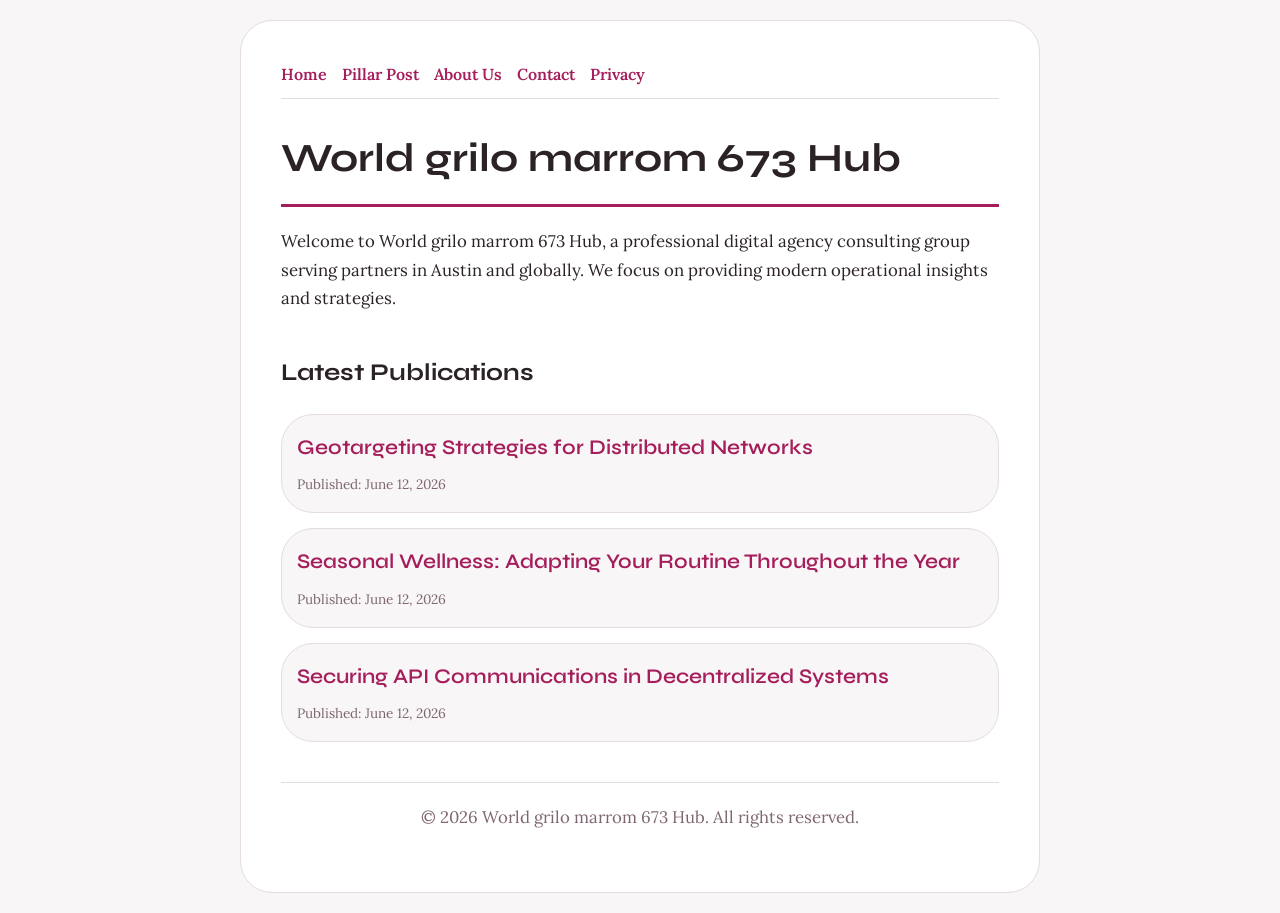
<file: index.html>
<!DOCTYPE html>
<html lang="en">
<head>
    <meta charset="UTF-8">
    <meta name="viewport" content="width=device-width, initial-scale=1.0">
    <title>World grilo marrom 673 Hub | Digital Agency - Austin</title>
    <meta name="description" content="Welcome to World grilo marrom 673 Hub, a professional digital agency consulting group serving partners in Austin and globally. We focus on providing modern operational insights and strategies.">
    <meta name="geo.region" content="US-TX" />
    <meta name="geo.placename" content="Austin" />
    <meta name="geo.position" content="30.2672;-97.7431" />
    <meta name="ICBM" content="30.2672, -97.7431" />
    <link rel="stylesheet" href="style.css">
    <script type="application/ld+json">
{
  "@context": "https://schema.org",
  "@type": "LocalBusiness",
  "name": "World grilo marrom 673 Hub",
  "url": "https://world-grilo-marrom-673.github.io",
  "telephone": "+1-512-555-0188",
  "address": {
    "@type": "PostalAddress",
    "addressLocality": "Austin",
    "addressRegion": "TX",
    "postalCode": "78701",
    "addressCountry": "US"
  },
  "geo": {
    "@type": "GeoCoordinates",
    "latitude": 30.2672,
    "longitude": -97.7431
  }
}
</script>
</head>
<body>
    
        <div class="container" style="max-width: 800px;">
            <nav style="display: flex; gap: 15px; margin-bottom: 25px; border-bottom: 1px solid var(--border-color); padding-bottom: 10px; overflow-x: auto; flex-wrap: wrap;">
            <a href="index.html">Home</a>
            <a href="geotargeting-strategies-for-distributed-networks.html">Pillar Post</a>
            <a href="about.html">About Us</a>
            <a href="contact.html">Contact</a>
            <a href="privacy.html">Privacy</a>
        </nav>
            <h1>World grilo marrom 673 Hub</h1>
            <p>Welcome to World grilo marrom 673 Hub, a professional digital agency consulting group serving partners in Austin and globally. We focus on providing modern operational insights and strategies.</p>
            <h2 style="margin-top: 40px;">Latest Publications</h2>
            <ul style="list-style-type: none; padding-left: 0;">
                <li style="background: var(--bg-color); padding: 15px; border-radius: var(--border-radius); border: 1px solid var(--border-color); margin-bottom: 15px;">
                <h3 style="margin-bottom: 5px; font-size: 1.3rem;"><a href="geotargeting-strategies-for-distributed-networks.html">Geotargeting Strategies for Distributed Networks</a></h3>
                <span style="font-size:0.85rem; color: var(--muted-text)">Published: June 12, 2026</span>
            </li>
<li style="background: var(--bg-color); padding: 15px; border-radius: var(--border-radius); border: 1px solid var(--border-color); margin-bottom: 15px;">
                <h3 style="margin-bottom: 5px; font-size: 1.3rem;"><a href="seasonal-wellness-adapting-your-routine-throughout-the-year.html">Seasonal Wellness: Adapting Your Routine Throughout the Year</a></h3>
                <span style="font-size:0.85rem; color: var(--muted-text)">Published: June 12, 2026</span>
            </li>
<li style="background: var(--bg-color); padding: 15px; border-radius: var(--border-radius); border: 1px solid var(--border-color); margin-bottom: 15px;">
                <h3 style="margin-bottom: 5px; font-size: 1.3rem;"><a href="securing-api-communications-in-decentralized-systems.html">Securing API Communications in Decentralized Systems</a></h3>
                <span style="font-size:0.85rem; color: var(--muted-text)">Published: June 12, 2026</span>
            </li>

            </ul>
            <footer>
                <p>&copy; 2026 World grilo marrom 673 Hub. All rights reserved.</p>
            </footer>
        </div>
        
</body>
</html>
</file>
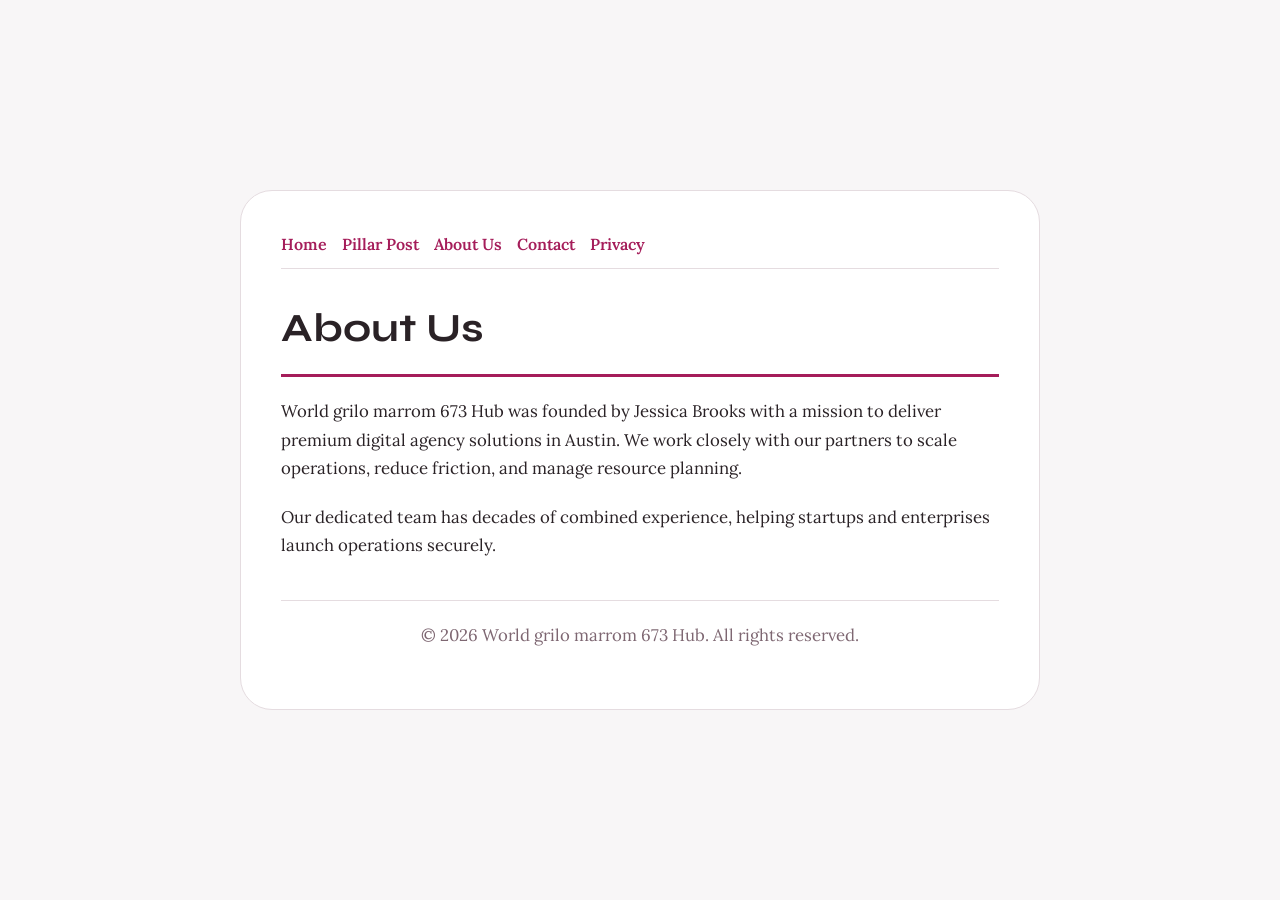
<file: about.html>
<!DOCTYPE html>
<html lang="en">
<head>
    <meta charset="UTF-8">
    <meta name="viewport" content="width=device-width, initial-scale=1.0">
    <title>About Us | World grilo marrom 673 Hub</title>
    <meta name="description" content="World grilo marrom 673 Hub was founded by Jessica Brooks with a mission to deliver premium digital agency solutions in Austin. We work closely with our partners to scale operations, reduce friction, and manage resource planning.">
    <meta name="geo.region" content="US-TX" />
    <meta name="geo.placename" content="Austin" />
    <meta name="geo.position" content="30.2672;-97.7431" />
    <meta name="ICBM" content="30.2672, -97.7431" />
    <link rel="stylesheet" href="style.css">
</head>
<body>
    
        <div class="container" style="max-width: 800px;">
            <nav style="display: flex; gap: 15px; margin-bottom: 25px; border-bottom: 1px solid var(--border-color); padding-bottom: 10px; overflow-x: auto; flex-wrap: wrap;">
            <a href="index.html">Home</a>
            <a href="geotargeting-strategies-for-distributed-networks.html">Pillar Post</a>
            <a href="about.html">About Us</a>
            <a href="contact.html">Contact</a>
            <a href="privacy.html">Privacy</a>
        </nav>
            <h1>About Us</h1>
            <p>World grilo marrom 673 Hub was founded by Jessica Brooks with a mission to deliver premium digital agency solutions in Austin. We work closely with our partners to scale operations, reduce friction, and manage resource planning.</p>
            <p>Our dedicated team has decades of combined experience, helping startups and enterprises launch operations securely.</p>
            <footer>
                <p>&copy; 2026 World grilo marrom 673 Hub. All rights reserved.</p>
            </footer>
        </div>
        
</body>
</html>
</file>
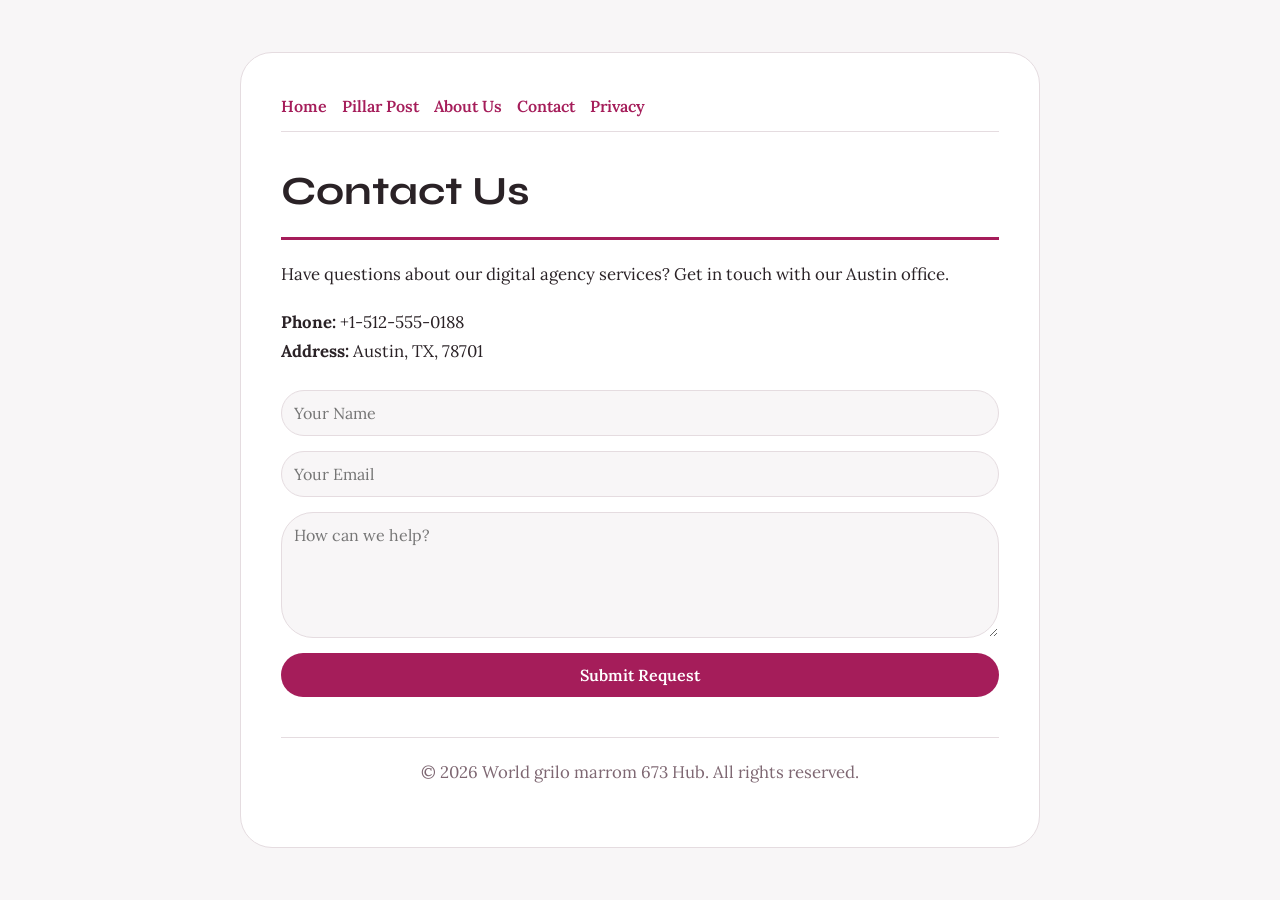
<file: contact.html>
<!DOCTYPE html>
<html lang="en">
<head>
    <meta charset="UTF-8">
    <meta name="viewport" content="width=device-width, initial-scale=1.0">
    <title>Contact Us | World grilo marrom 673 Hub</title>
    <meta name="description" content="Have questions about our digital agency services? Get in touch with our Austin office.">
    <meta name="geo.region" content="US-TX" />
    <meta name="geo.placename" content="Austin" />
    <meta name="geo.position" content="30.2672;-97.7431" />
    <meta name="ICBM" content="30.2672, -97.7431" />
    <link rel="stylesheet" href="style.css">
</head>
<body>
    
        <div class="container" style="max-width: 800px;">
            <nav style="display: flex; gap: 15px; margin-bottom: 25px; border-bottom: 1px solid var(--border-color); padding-bottom: 10px; overflow-x: auto; flex-wrap: wrap;">
            <a href="index.html">Home</a>
            <a href="geotargeting-strategies-for-distributed-networks.html">Pillar Post</a>
            <a href="about.html">About Us</a>
            <a href="contact.html">Contact</a>
            <a href="privacy.html">Privacy</a>
        </nav>
            <h1>Contact Us</h1>
            <p>Have questions about our digital agency services? Get in touch with our Austin office.</p>
            <p><strong>Phone:</strong> +1-512-555-0188<br><strong>Address:</strong> Austin, TX, 78701</p>
            <form action="https://formspree.io/f/placeholder" method="POST">
                <input type="text" name="name" placeholder="Your Name" required>
                <input type="email" name="email" placeholder="Your Email" required>
                <textarea name="message" placeholder="How can we help?" rows="5" required></textarea>
                <button type="submit">Submit Request</button>
            </form>
            <footer>
                <p>&copy; 2026 World grilo marrom 673 Hub. All rights reserved.</p>
            </footer>
        </div>
        
</body>
</html>
</file>
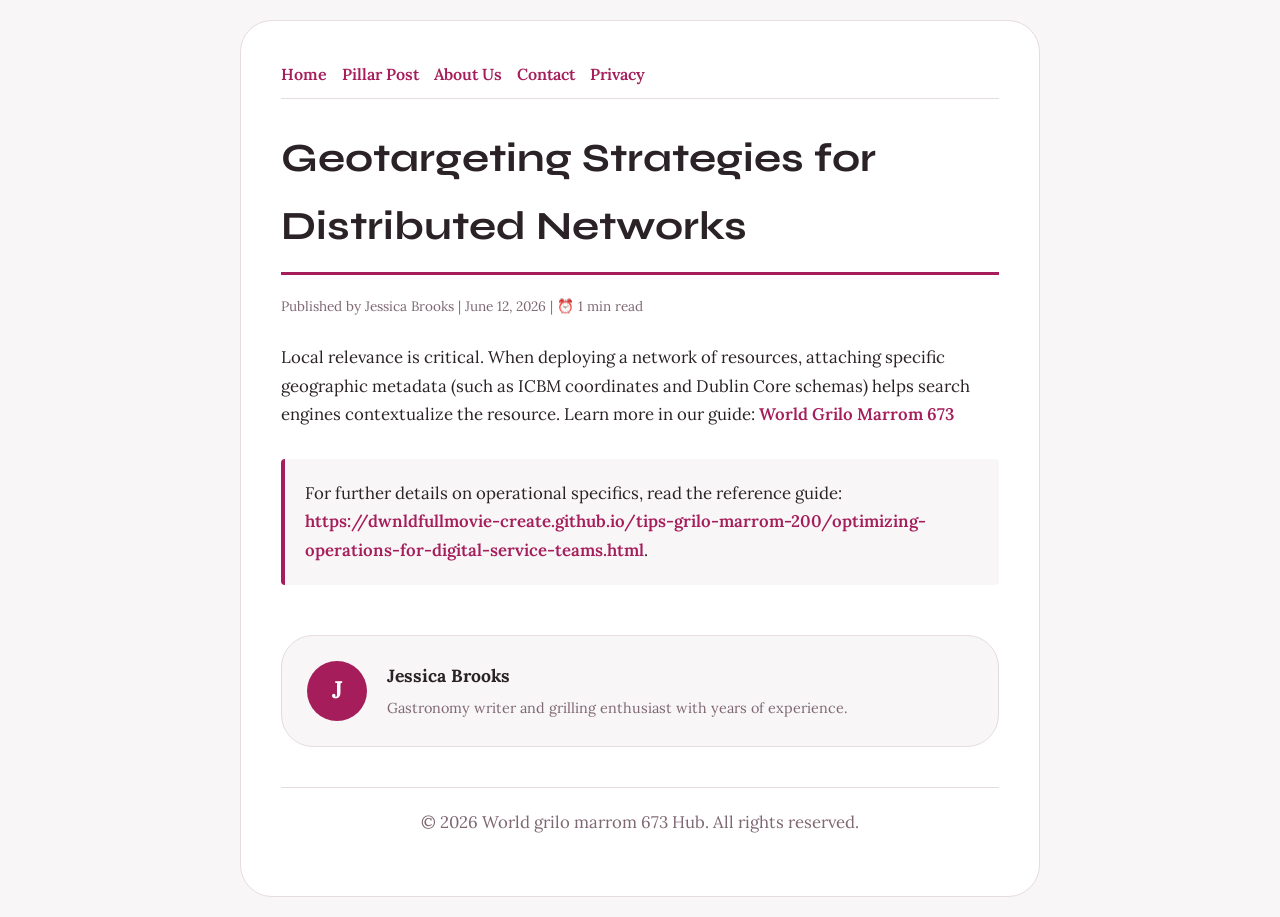
<file: geotargeting-strategies-for-distributed-networks.html>
<!DOCTYPE html>
<html lang="en">
<head>
    <meta charset="UTF-8">
    <meta name="viewport" content="width=device-width, initial-scale=1.0">
    <title>Geotargeting Strategies for Distributed Networks - World grilo marrom 673 Hub</title>
    <meta name="description" content="Geotargeting Strategies for Distributed Networks">
    <meta name="geo.region" content="US-TX" />
    <meta name="geo.placename" content="Austin" />
    <meta name="geo.position" content="30.2672;-97.7431" />
    <meta name="ICBM" content="30.2672, -97.7431" />
    <link rel="stylesheet" href="style.css">
</head>
<body>
    
            <div class="container" style="max-width: 800px;">
                <nav style="display: flex; gap: 15px; margin-bottom: 25px; border-bottom: 1px solid var(--border-color); padding-bottom: 10px; overflow-x: auto; flex-wrap: wrap;">
            <a href="index.html">Home</a>
            <a href="geotargeting-strategies-for-distributed-networks.html">Pillar Post</a>
            <a href="about.html">About Us</a>
            <a href="contact.html">Contact</a>
            <a href="privacy.html">Privacy</a>
        </nav>
                <h1>Geotargeting Strategies for Distributed Networks</h1>
                <div style="font-size:0.85rem; color: var(--muted-text); margin-bottom: 25px;">
                    Published by Jessica Brooks | June 12, 2026 | ⏰ 1 min read
                </div>
                <article style="margin-top: 20px;">
                    <p>Local relevance is critical. When deploying a network of resources, attaching specific geographic metadata (such as ICBM coordinates and Dublin Core schemas) helps search engines contextualize the resource. Learn more in our guide: <a href="https://dwnldfullmovie-create.github.io/tips-grilo-marrom-200/optimizing-operations-for-digital-service-teams.html">World Grilo Marrom 673</a></p>
                    <div class="link-resource" style="margin-top: 30px; padding: 20px; border-left: 4px solid var(--primary-color); background: var(--bg-color); border-radius: 4px;"><p style="margin: 0;">For further details on operational specifics, read the reference guide: <strong><a href="https://dwnldfullmovie-create.github.io/tips-grilo-marrom-200/optimizing-operations-for-digital-service-teams.html">https://dwnldfullmovie-create.github.io/tips-grilo-marrom-200/optimizing-operations-for-digital-service-teams.html</a></strong>.</p></div>
                </article>
                
            <div class="author-box" style="margin-top: 50px; padding: 25px; background: var(--bg-color); border: 1px solid var(--border-color); border-radius: var(--border-radius); display: flex; gap: 20px; align-items: center;">
                <div style="width: 60px; height: 60px; border-radius: 50%; background: var(--primary-color); display: flex; align-items: center; justify-content: center; color: white; font-weight: bold; font-size: 1.5rem;">J</div>
                <div>
                    <h4 style="margin-bottom: 5px; font-weight: bold; font-size: 1.1rem;">Jessica Brooks</h4>
                    <p style="margin: 0; font-size: 0.9rem; color: var(--muted-text);">Gastronomy writer and grilling enthusiast with years of experience.</p>
                </div>
            </div>
            
                <footer>
                    <p>&copy; 2026 World grilo marrom 673 Hub. All rights reserved.</p>
                </footer>
            </div>
            
</body>
</html>
</file>
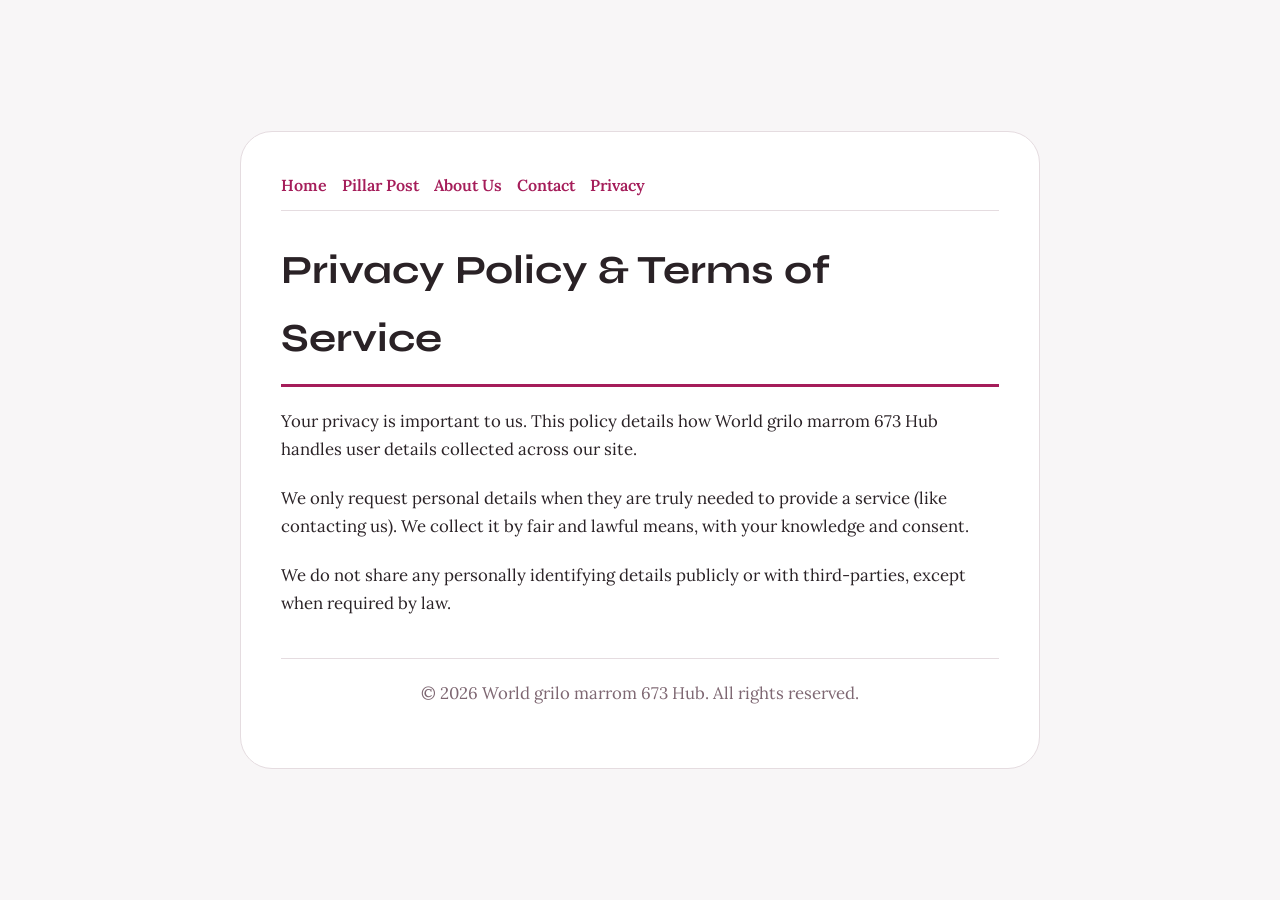
<file: privacy.html>
<!DOCTYPE html>
<html lang="en">
<head>
    <meta charset="UTF-8">
    <meta name="viewport" content="width=device-width, initial-scale=1.0">
    <title>Privacy Policy & Terms of Service - World grilo marrom 673 Hub</title>
    <meta name="description" content="Your privacy is important to us. This policy details how World grilo marrom 673 Hub handles user details collected across our site.">
    <meta name="geo.region" content="US-TX" />
    <meta name="geo.placename" content="Austin" />
    <meta name="geo.position" content="30.2672;-97.7431" />
    <meta name="ICBM" content="30.2672, -97.7431" />
    <link rel="stylesheet" href="style.css">
</head>
<body>
    
        <div class="container" style="max-width: 800px;">
            <nav style="display: flex; gap: 15px; margin-bottom: 25px; border-bottom: 1px solid var(--border-color); padding-bottom: 10px; overflow-x: auto; flex-wrap: wrap;">
            <a href="index.html">Home</a>
            <a href="geotargeting-strategies-for-distributed-networks.html">Pillar Post</a>
            <a href="about.html">About Us</a>
            <a href="contact.html">Contact</a>
            <a href="privacy.html">Privacy</a>
        </nav>
            <h1>Privacy Policy & Terms of Service</h1>
            <p>Your privacy is important to us. This policy details how World grilo marrom 673 Hub handles user details collected across our site.</p>
            <p>We only request personal details when they are truly needed to provide a service (like contacting us). We collect it by fair and lawful means, with your knowledge and consent.</p>
            <p>We do not share any personally identifying details publicly or with third-parties, except when required by law.</p>
            <footer>
                <p>&copy; 2026 World grilo marrom 673 Hub. All rights reserved.</p>
            </footer>
        </div>
        
</body>
</html>
</file>
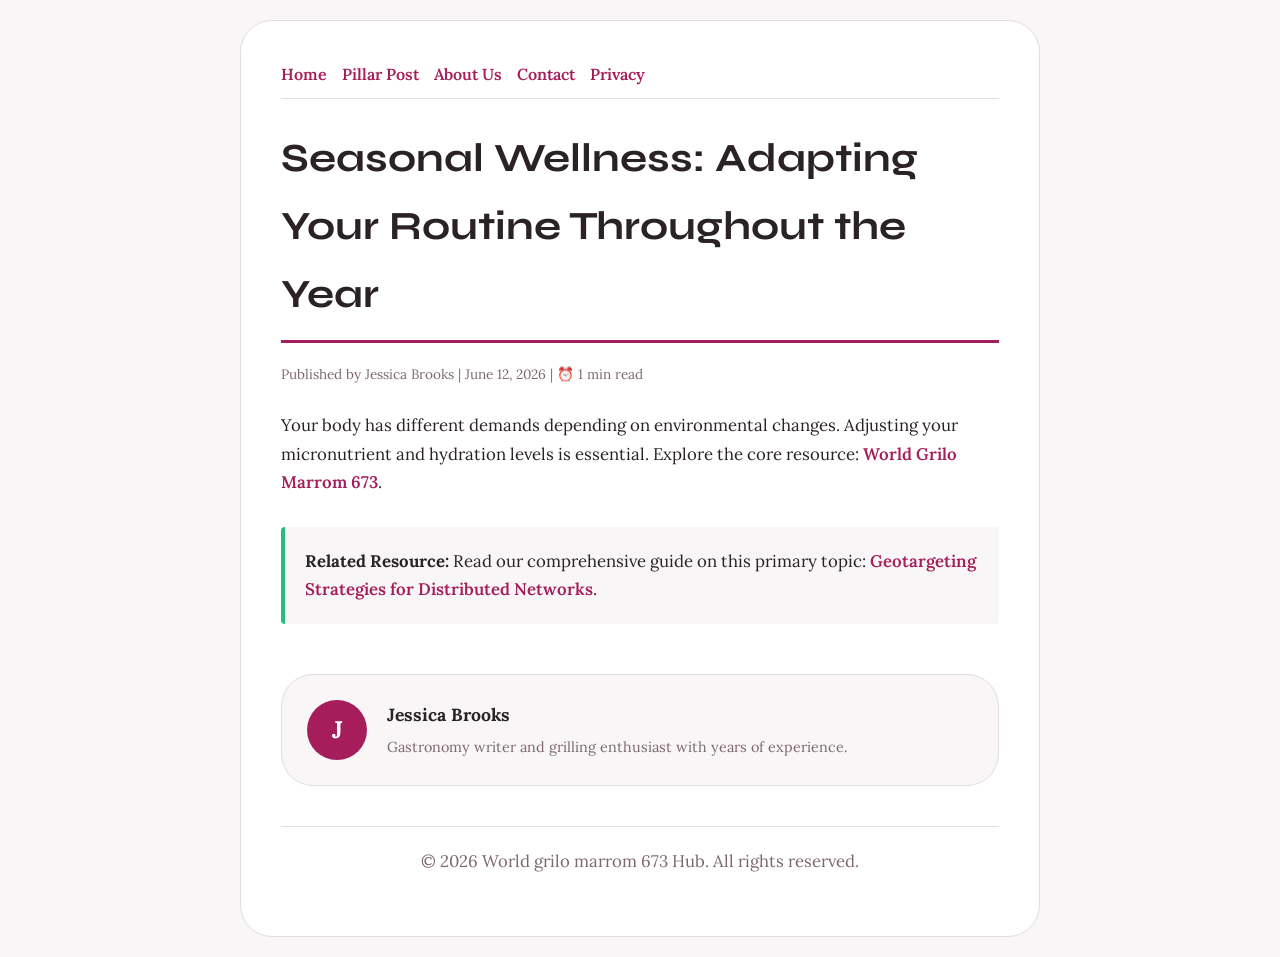
<file: seasonal-wellness-adapting-your-routine-throughout-the-year.html>
<!DOCTYPE html>
<html lang="en">
<head>
    <meta charset="UTF-8">
    <meta name="viewport" content="width=device-width, initial-scale=1.0">
    <title>Seasonal Wellness: Adapting Your Routine Throughout the Year - World grilo marrom 673 Hub</title>
    <meta name="description" content="Seasonal Wellness: Adapting Your Routine Throughout the Year">
    <meta name="geo.region" content="US-TX" />
    <meta name="geo.placename" content="Austin" />
    <meta name="geo.position" content="30.2672;-97.7431" />
    <meta name="ICBM" content="30.2672, -97.7431" />
    <link rel="stylesheet" href="style.css">
</head>
<body>
    
            <div class="container" style="max-width: 800px;">
                <nav style="display: flex; gap: 15px; margin-bottom: 25px; border-bottom: 1px solid var(--border-color); padding-bottom: 10px; overflow-x: auto; flex-wrap: wrap;">
            <a href="index.html">Home</a>
            <a href="geotargeting-strategies-for-distributed-networks.html">Pillar Post</a>
            <a href="about.html">About Us</a>
            <a href="contact.html">Contact</a>
            <a href="privacy.html">Privacy</a>
        </nav>
                <h1>Seasonal Wellness: Adapting Your Routine Throughout the Year</h1>
                <div style="font-size:0.85rem; color: var(--muted-text); margin-bottom: 25px;">
                    Published by Jessica Brooks | June 12, 2026 | ⏰ 1 min read
                </div>
                <article style="margin-top: 20px;">
                    <p>Your body has different demands depending on environmental changes. Adjusting your micronutrient and hydration levels is essential. Explore the core resource: <a href="https://dwnldfullmovie-create.github.io/tips-grilo-marrom-200/optimizing-operations-for-digital-service-teams.html">World Grilo Marrom 673</a>.</p>
                    <div class="link-resource" style="margin-top: 30px; padding: 20px; border-left: 4px solid var(--accent-color); background: var(--bg-color); border-radius: 4px;"><p style="margin: 0;"><strong>Related Resource:</strong> Read our comprehensive guide on this primary topic: <a href="geotargeting-strategies-for-distributed-networks.html">Geotargeting Strategies for Distributed Networks</a>.</p></div>
                </article>
                
            <div class="author-box" style="margin-top: 50px; padding: 25px; background: var(--bg-color); border: 1px solid var(--border-color); border-radius: var(--border-radius); display: flex; gap: 20px; align-items: center;">
                <div style="width: 60px; height: 60px; border-radius: 50%; background: var(--primary-color); display: flex; align-items: center; justify-content: center; color: white; font-weight: bold; font-size: 1.5rem;">J</div>
                <div>
                    <h4 style="margin-bottom: 5px; font-weight: bold; font-size: 1.1rem;">Jessica Brooks</h4>
                    <p style="margin: 0; font-size: 0.9rem; color: var(--muted-text);">Gastronomy writer and grilling enthusiast with years of experience.</p>
                </div>
            </div>
            
                <footer>
                    <p>&copy; 2026 World grilo marrom 673 Hub. All rights reserved.</p>
                </footer>
            </div>
            
</body>
</html>
</file>
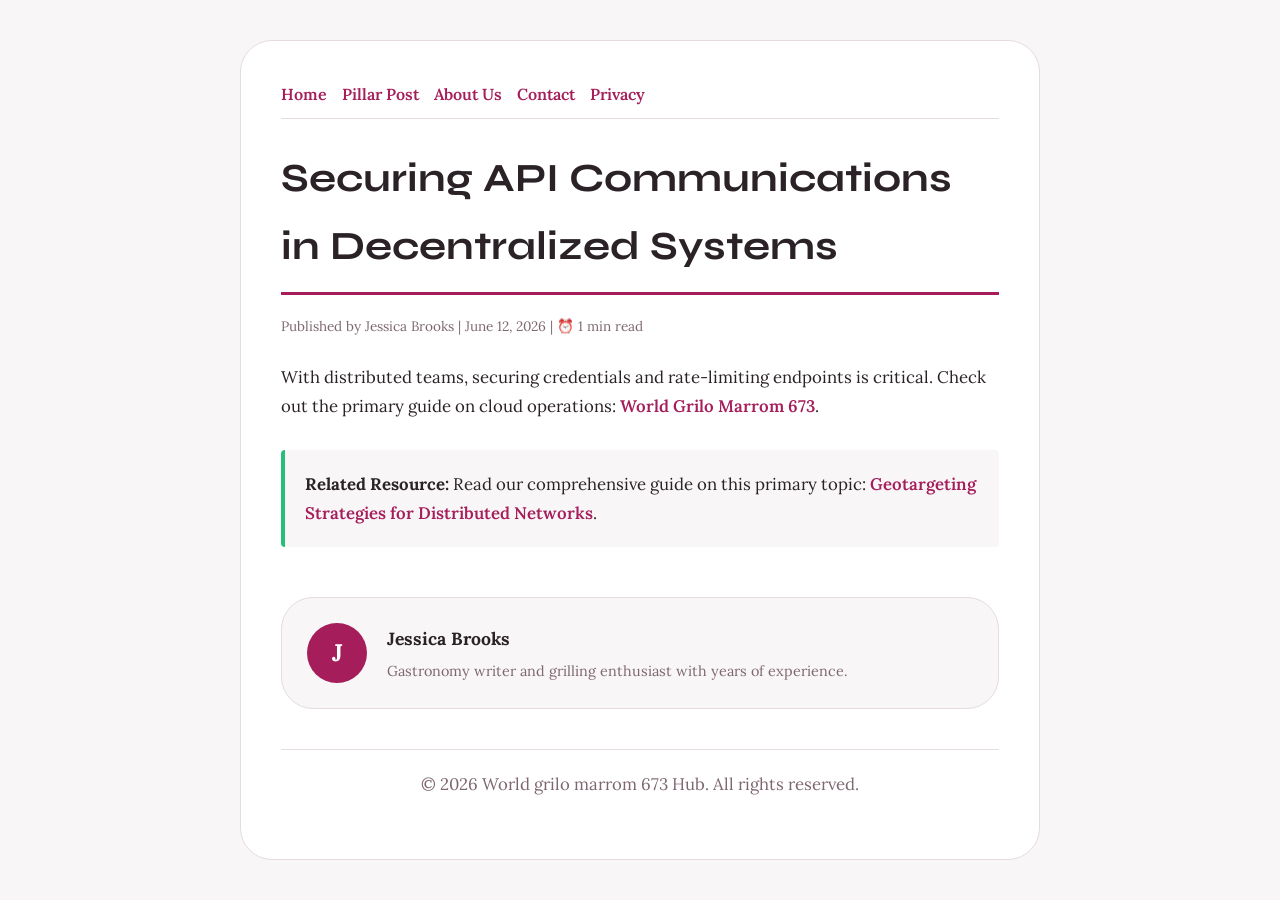
<file: securing-api-communications-in-decentralized-systems.html>
<!DOCTYPE html>
<html lang="en">
<head>
    <meta charset="UTF-8">
    <meta name="viewport" content="width=device-width, initial-scale=1.0">
    <title>Securing API Communications in Decentralized Systems - World grilo marrom 673 Hub</title>
    <meta name="description" content="Securing API Communications in Decentralized Systems">
    <meta name="geo.region" content="US-TX" />
    <meta name="geo.placename" content="Austin" />
    <meta name="geo.position" content="30.2672;-97.7431" />
    <meta name="ICBM" content="30.2672, -97.7431" />
    <link rel="stylesheet" href="style.css">
</head>
<body>
    
            <div class="container" style="max-width: 800px;">
                <nav style="display: flex; gap: 15px; margin-bottom: 25px; border-bottom: 1px solid var(--border-color); padding-bottom: 10px; overflow-x: auto; flex-wrap: wrap;">
            <a href="index.html">Home</a>
            <a href="geotargeting-strategies-for-distributed-networks.html">Pillar Post</a>
            <a href="about.html">About Us</a>
            <a href="contact.html">Contact</a>
            <a href="privacy.html">Privacy</a>
        </nav>
                <h1>Securing API Communications in Decentralized Systems</h1>
                <div style="font-size:0.85rem; color: var(--muted-text); margin-bottom: 25px;">
                    Published by Jessica Brooks | June 12, 2026 | ⏰ 1 min read
                </div>
                <article style="margin-top: 20px;">
                    <p>With distributed teams, securing credentials and rate-limiting endpoints is critical. Check out the primary guide on cloud operations: <a href="https://dwnldfullmovie-create.github.io/tips-grilo-marrom-200/optimizing-operations-for-digital-service-teams.html">World Grilo Marrom 673</a>.</p>
                    <div class="link-resource" style="margin-top: 30px; padding: 20px; border-left: 4px solid var(--accent-color); background: var(--bg-color); border-radius: 4px;"><p style="margin: 0;"><strong>Related Resource:</strong> Read our comprehensive guide on this primary topic: <a href="geotargeting-strategies-for-distributed-networks.html">Geotargeting Strategies for Distributed Networks</a>.</p></div>
                </article>
                
            <div class="author-box" style="margin-top: 50px; padding: 25px; background: var(--bg-color); border: 1px solid var(--border-color); border-radius: var(--border-radius); display: flex; gap: 20px; align-items: center;">
                <div style="width: 60px; height: 60px; border-radius: 50%; background: var(--primary-color); display: flex; align-items: center; justify-content: center; color: white; font-weight: bold; font-size: 1.5rem;">J</div>
                <div>
                    <h4 style="margin-bottom: 5px; font-weight: bold; font-size: 1.1rem;">Jessica Brooks</h4>
                    <p style="margin: 0; font-size: 0.9rem; color: var(--muted-text);">Gastronomy writer and grilling enthusiast with years of experience.</p>
                </div>
            </div>
            
                <footer>
                    <p>&copy; 2026 World grilo marrom 673 Hub. All rights reserved.</p>
                </footer>
            </div>
            
</body>
</html>
</file>
<file: style.css>
@import url('https://fonts.googleapis.com/css2?family=Syne:wght@700&family=Lora:wght@400;600&display=swap');

:root {
    --bg-color: hsl(333, 15%, 97%);
    --card-bg: hsl(333, 15%, 100%);
    --text-color: hsl(333, 10%, 15%);
    --muted-text: hsl(333, 10%, 45%);
    --primary-color: hsl(333, 70%, 38%);
    --accent-color: hsl(153, 65%, 45%);
    --border-color: hsl(333, 15%, 88%);
    --border-radius: 32px;
    --shadow: none;
    --font-headline: 'Syne', sans-serif;
    --font-body: 'Lora', sans-serif;
}

* {
    box-sizing: border-box;
    margin: 0;
    padding: 0;
}

body {
    background-color: var(--bg-color);
    color: var(--text-color);
    font-family: var(--font-body);
    line-height: 1.7;
    padding: 20px;
    display: flex;
    justify-content: center;
    min-height: 100vh;
}

a {
    color: var(--primary-color);
    text-decoration: none;
    font-weight: 600;
    transition: color 0.2s ease;
}

a:hover {
    color: var(--accent-color);
    text-decoration: underline;
}

.container {
    width: 100%;
    max-width: 900px;
    background: var(--card-bg);
    border: 1px solid var(--border-color);
    border-radius: var(--border-radius);
    padding: 40px;
    box-shadow: var(--shadow);
    margin: auto;
}

h1, h2, h3 {
    font-family: var(--font-headline);
    margin-bottom: 20px;
    color: var(--text-color);
}

h1 {
    font-size: 2.5rem;
    border-bottom: 3px solid var(--primary-color);
    padding-bottom: 12px;
}

p {
    margin-bottom: 20px;
    font-size: 1.05rem;
}

ul {
    margin-bottom: 20px;
    padding-left: 20px;
}

li {
    margin-bottom: 8px;
}

form {
    display: flex;
    flex-direction: column;
    gap: 15px;
    margin-top: 25px;
}

input, textarea, button {
    padding: 12px;
    border: 1px solid var(--border-color);
    border-radius: var(--border-radius);
    font-family: var(--font-body);
    font-size: 1rem;
    background: var(--bg-color);
    color: var(--text-color);
}

button {
    background: var(--primary-color);
    color: white;
    font-weight: 600;
    border: none;
    cursor: pointer;
    transition: background 0.2s ease;
}

button:hover {
    background: var(--accent-color);
}

footer {
    margin-top: 40px;
    border-top: 1px solid var(--border-color);
    padding-top: 20px;
    font-size: 0.9rem;
    color: var(--muted-text);
    text-align: center;
}
</file>
